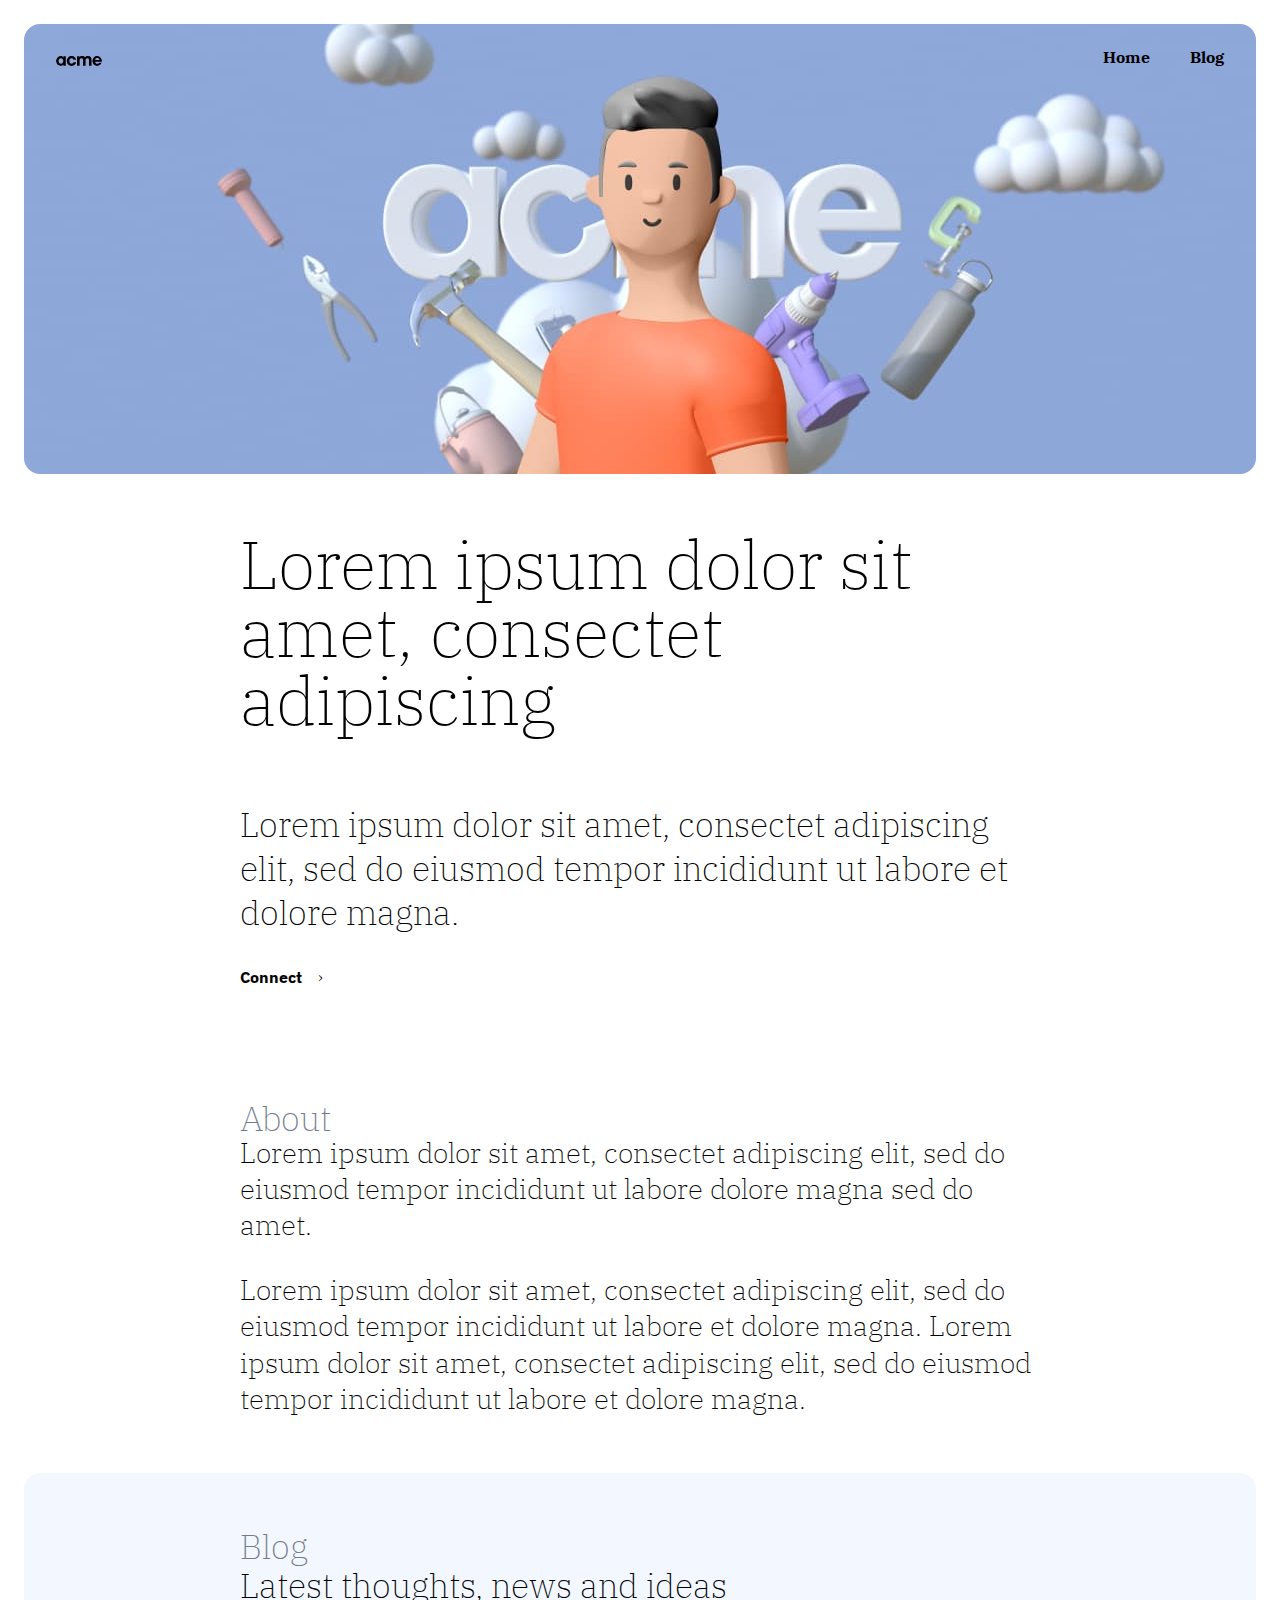
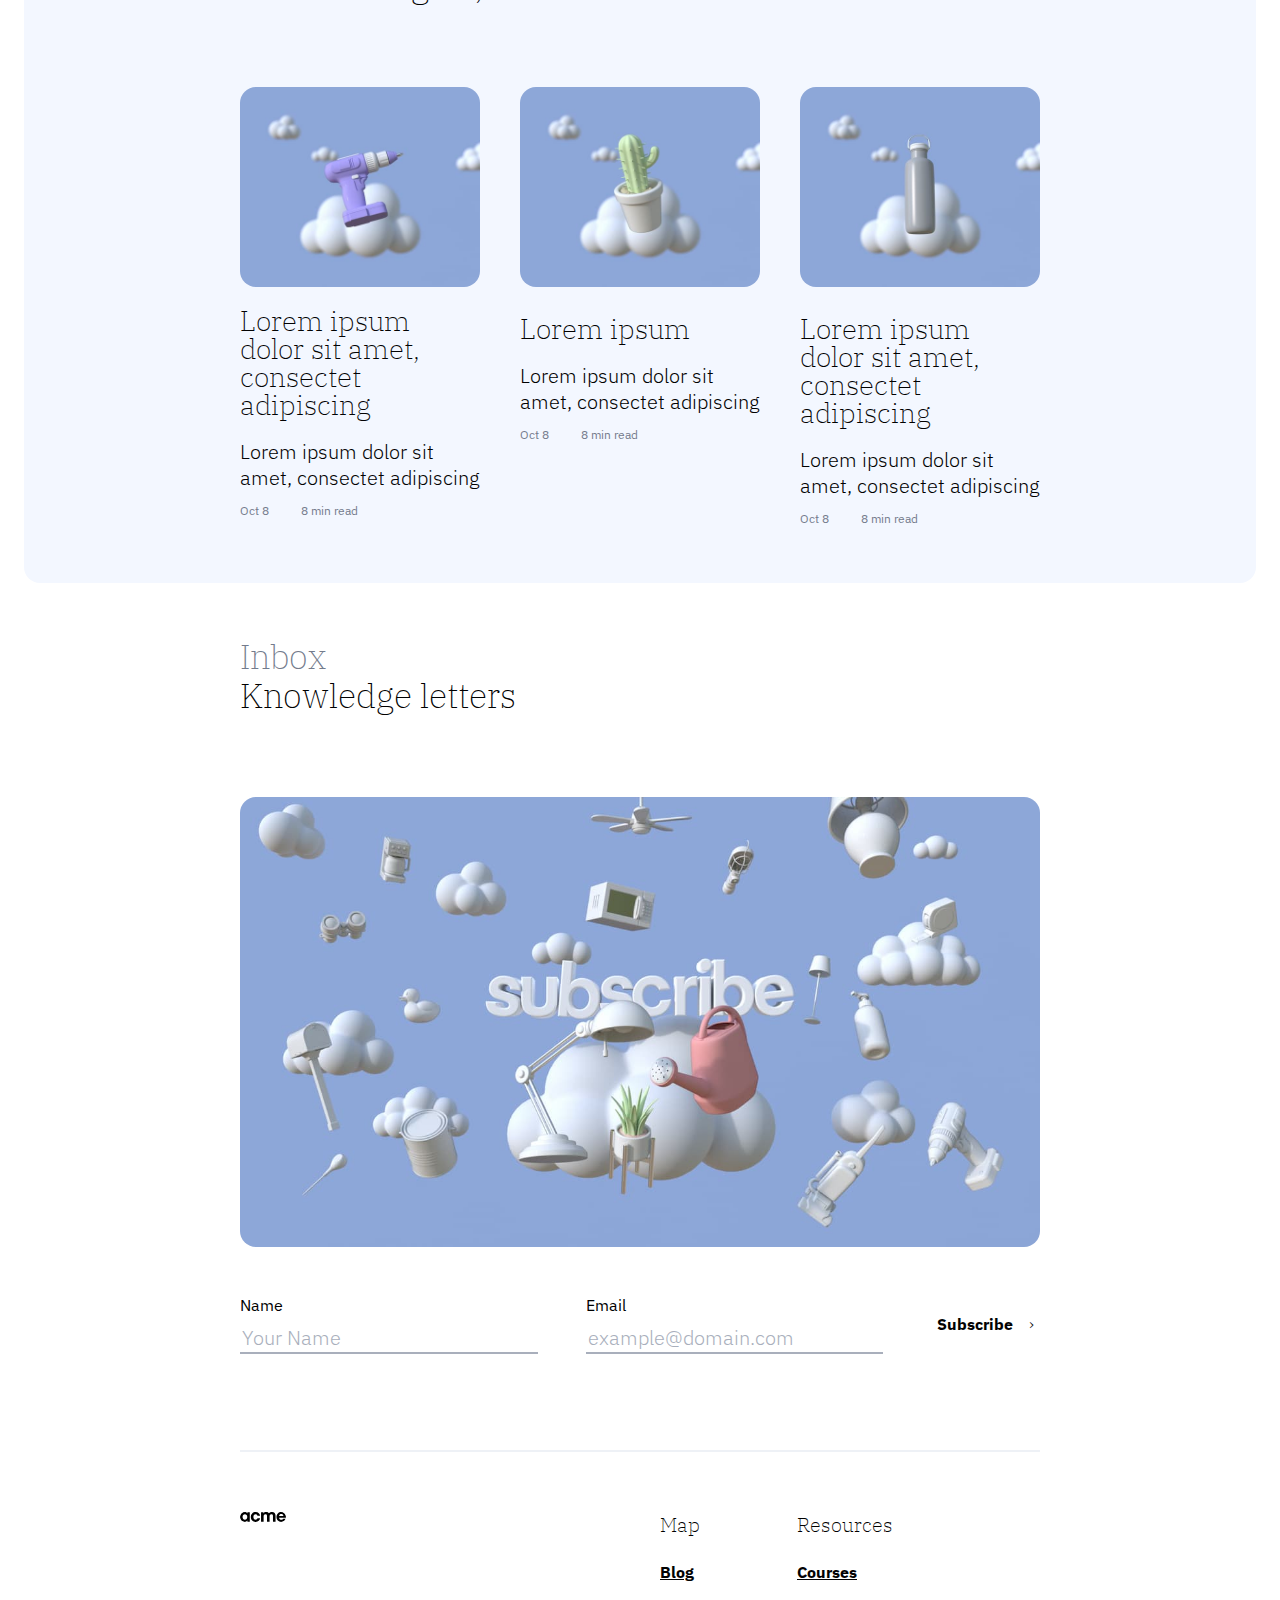
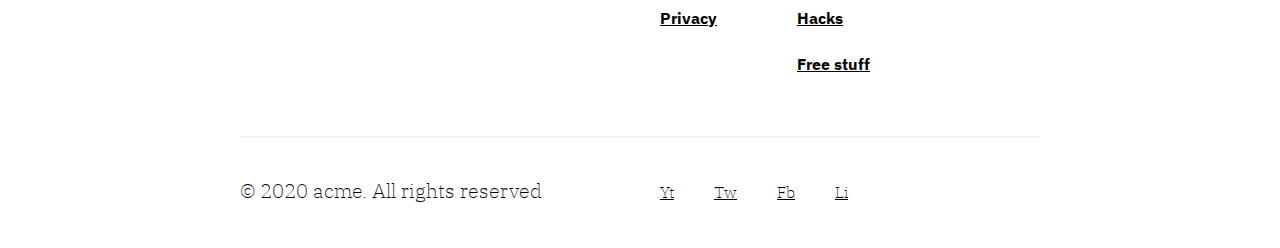
<file: index.html>
<!DOCTYPE html>
<html lang="en">

<head>
  <meta charset="UTF-8">
  <meta name="viewport" content="width=device-width, initial-scale=1.0">
  <title>acme website co.</title>
  <link
    href="https://fonts.googleapis.com/css2?family=IBM+Plex+Sans:wght@300;400;600&family=IBM+Plex+Serif:wght@200&display=swap"
    rel="stylesheet">
  <link rel="stylesheet" href="style.css">
</head>

<body class="page-home">
  <header class="primary-header">
    <div class="primary-header__inner">
      <a href="index.html" aria-label="acme home page"><img src="img/logo.svg" alt="" class="logo"></a>
      <nav class="primary-nav">
        <ul class="primary-nav__list">
          <li><a href="index.html">Home</a></li>
          <li><a href="blog.html">Blog</a></li>
        </ul>
      </nav>
    </div>
  </header>

  <section class="intro text-serif">
    <div class="container flow-content">
      <h1 class="page-title">Lorem ipsum dolor sit amet, consectet adipiscing</h1>
      <p class="page-intro">Lorem ipsum dolor sit amet, consectet adipiscing elit, sed do eiusmod tempor
        incididunt ut
        labore et dolore magna.</p>
      <a href="#" class="btn">Connect</a>
    </div>
  </section>

  <section class="about text-500 text-serif">
    <div class="container">
      <header>
        <h2 class="section-title">About</h2>
      </header>
      <div class="flow-content">
        <p>Lorem ipsum dolor sit amet, consectet adipiscing elit, sed do eiusmod tempor incididunt ut labore dolore
          magna
          sed do amet.</p>
        <p>Lorem ipsum dolor sit amet, consectet adipiscing elit, sed do eiusmod tempor incididunt ut labore et dolore
          magna. Lorem ipsum dolor sit amet, consectet adipiscing elit, sed do eiusmod tempor incididunt ut labore et
          dolore magna.</p>
      </div>

    </div>
  </section>

  <section class="recent-articles bg-primary-300">
    <div class="container">
      <header>
        <h2 class="section-title">Blog</h2>
        <p class="section-subtitle">Latest thoughts, news and ideas</p>
      </header>

      <div class="split xl-space">

        <article class="article-preview flow-content">
          <img src="img/blog-1.jpg" alt="electric drill">
          <a href="article.html" class="flow-content">
            <h3>Lorem ipsum dolor sit amet, consectet adipiscing</h3>
            <p>Lorem ipsum dolor sit amet, consectet adipiscing</p>
          </a>
          <div class="info">
            <time datetime="2020-10-08">Oct 8</time>  
            <p>8 min read</p>
          </div>  
        </article> 
        <article class="article-preview flow-content">
          <img src="img/blog-2.jpg" alt="cactus">
          <h3>Lorem ipsum </h3>
          <p>Lorem ipsum dolor sit amet, consectet adipiscing</p>
          <div class="info">
            <time datetime="2020-10-08">Oct 8</time>
            <p>8 min read</p>
          </div>
        </article>
        <article class="article-preview flow-content">
          <img src="img/blog-3.jpg" alt="insulated water bottle">
          <h3>Lorem ipsum dolor sit amet, consectet adipiscing</h3>
          <p>Lorem ipsum dolor sit amet, consectet adipiscing</p>
          <div class="info">
            <time datetime="2020-10-08">Oct 8</time>
            <p>8 min read</p>
          </div>
        </article>


      </div>
    </div>
  </section>

  <section class="call-to-action">
    <div class="container">
      <header>
        <h2 class="section-title">Inbox</h2>
        <p class="section-subtitle">Knowledge letters</p>
      </header>
      <img class="xl-space" src="img/newsletter.jpg" alt="floating items">

      <form action="" method="post" class="newsletter">
        <div>
          <label for="name">Name</label>
          <input placeholder="Your Name" type="text" id="name" name="name">
        </div>
        <div>
          <label for="email">Email</label>
          <input placeholder="example@domain.com" type="email" name="email" id="email">
        </div>
        <button class="btn" type="submit">Subscribe</button>
      </form>
    </div>
  </section>

  <footer class="primary-footer">
    <div class="container">
      <div class="primary-footer__inner split">
        <a href="index.html" aria-label="acme home page"><img src="img/logo.svg" alt="" class="logo"></a>

        <div class="footer-nav">
          <dl class="flow-content">
            <dt class="text-serif">Map</dt>
            <dd><a href="#">Blog</a></dd>
            <dd><a href="#">Privacy</a></dd>
          </dl>

          <dl class="flow-content">
            <dt class="text-serif">Resources</dt>
            <dd><a href="#">Courses</a></dd>
            <dd><a href="#">Hacks</a></dd>
            <dd><a href="#">Free stuff</a></dd>
          </dl>
        </div>
      </div>
      <div class="split text-serif">
        <p class="copywrite">© 2020 acme. All rights reserved </p>
        <ul class="footer-social">
          <li><a href="#">Yt</a></li>
          <li><a href="#">Tw</a></li>
          <li><a href="#">Fb</a></li>
          <li><a href="#">Li</a></li>
        </ul>
      </div>
    </div>
  </footer>
</body>

</html>
</file>
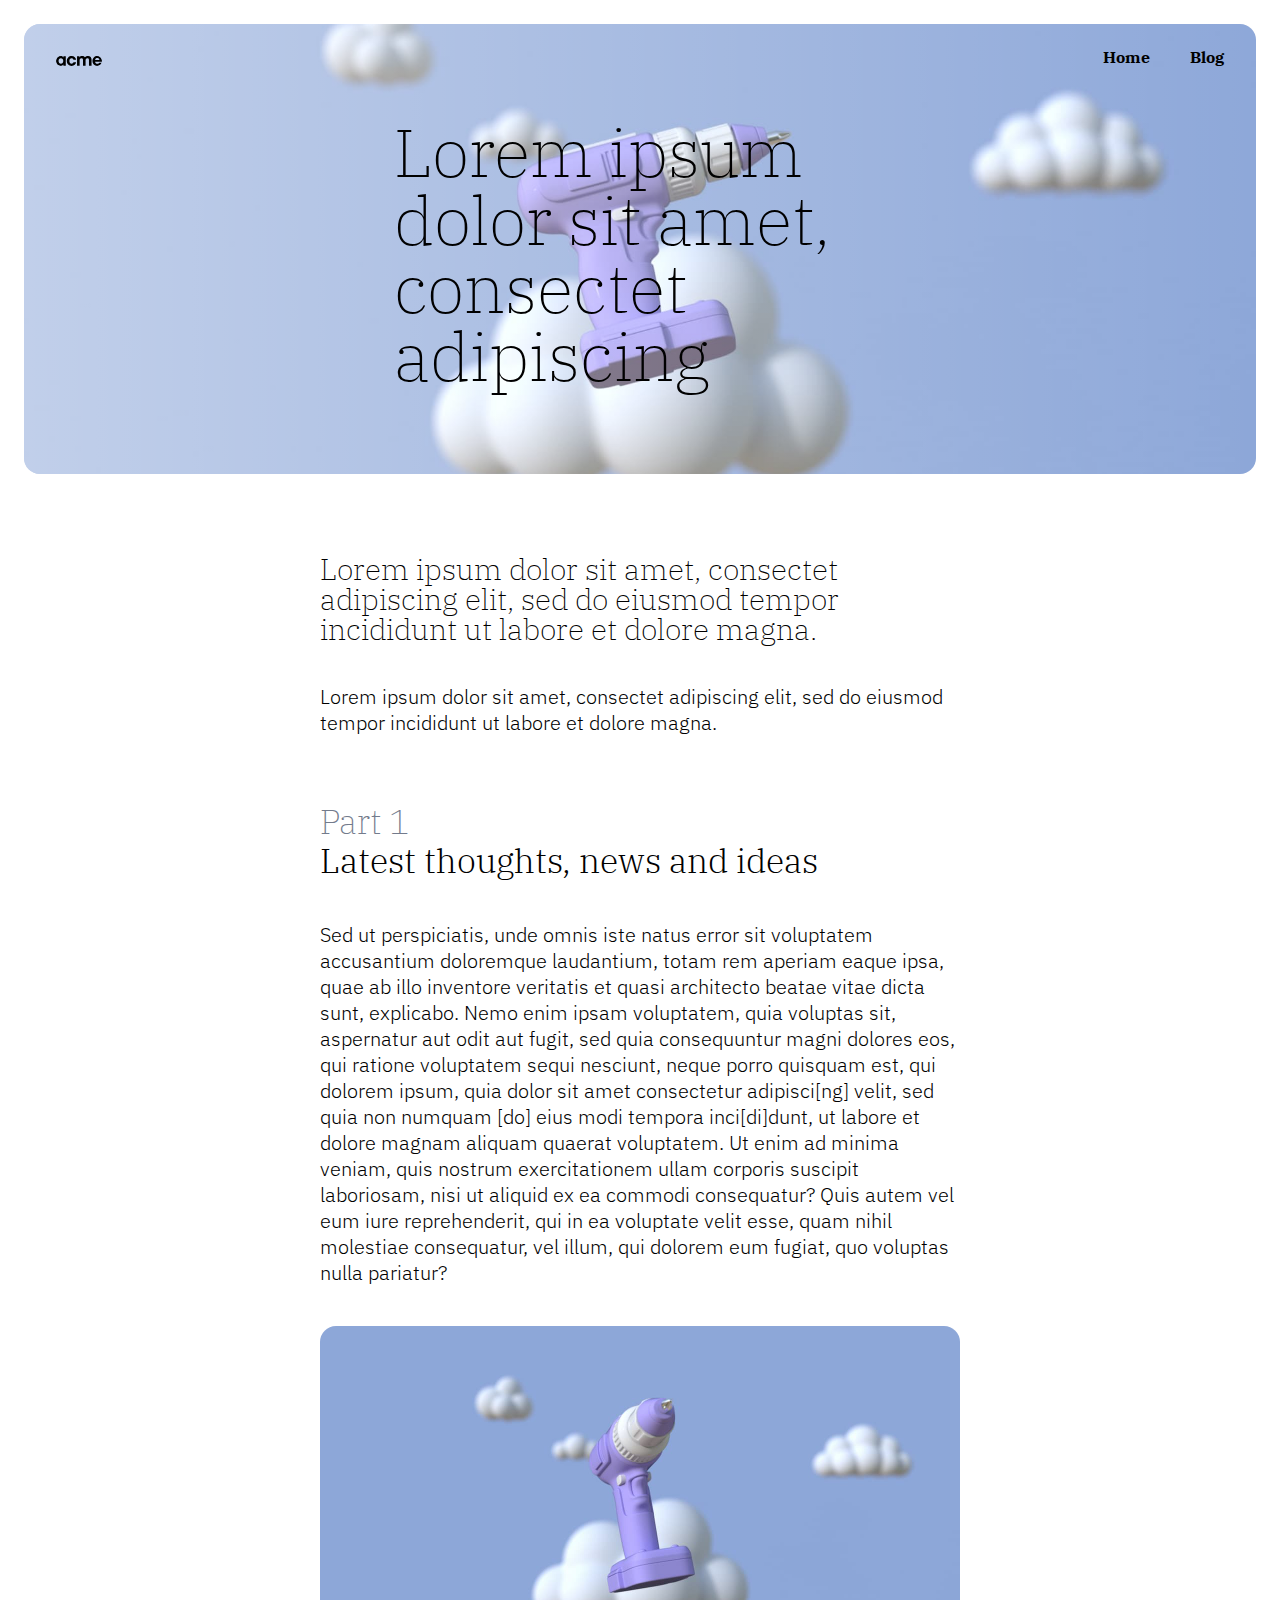
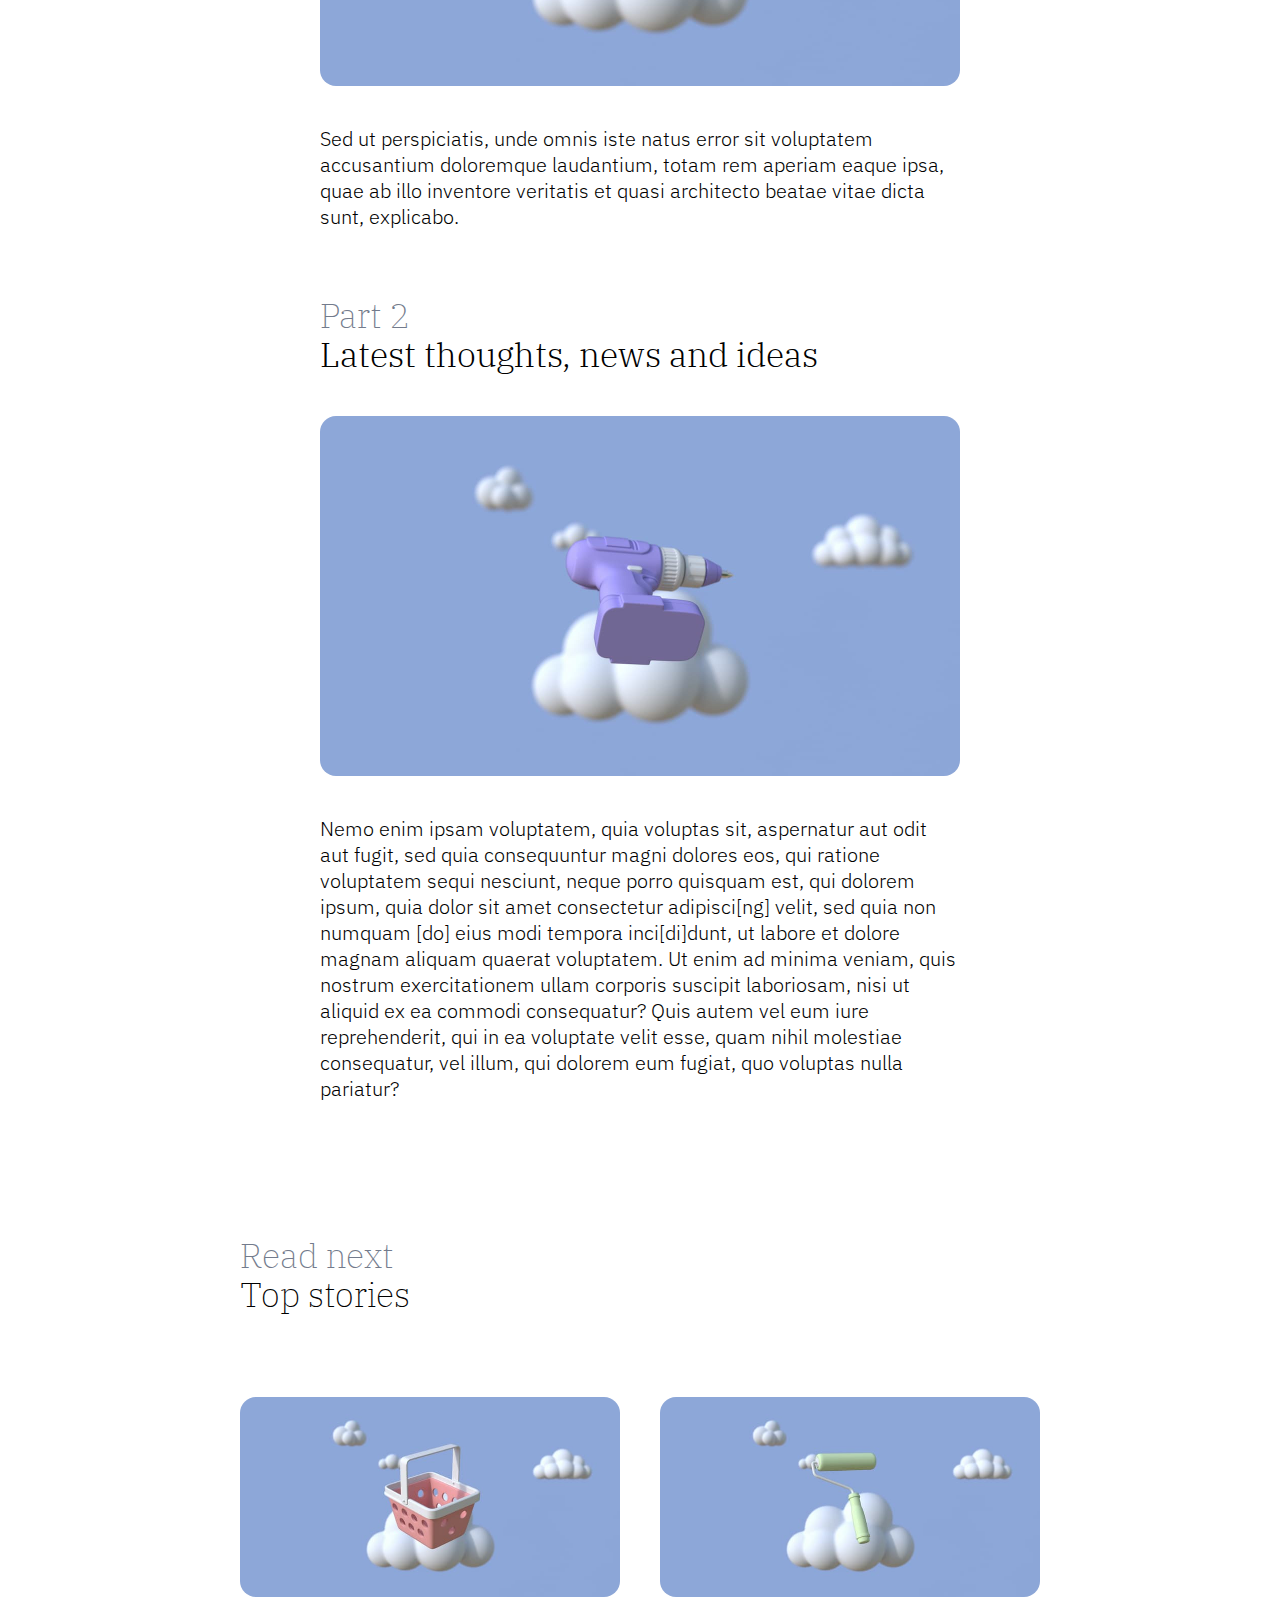
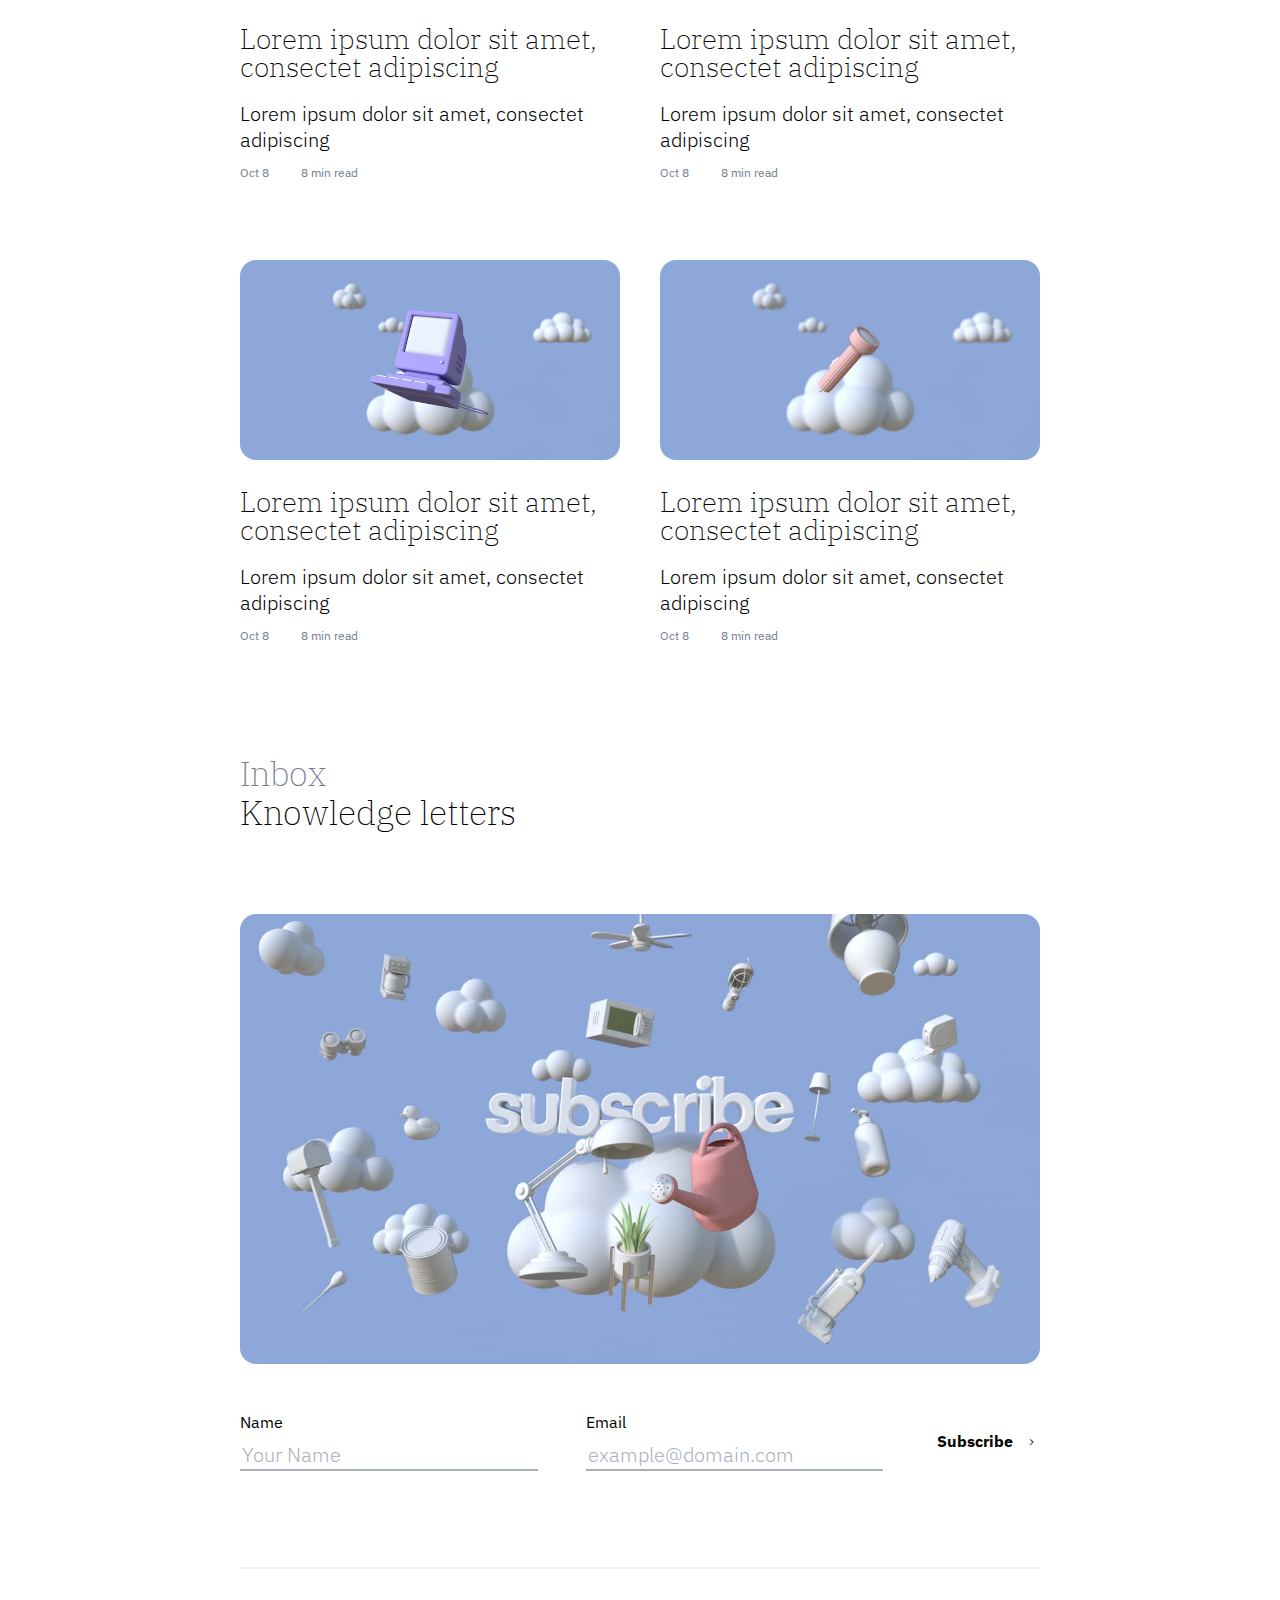
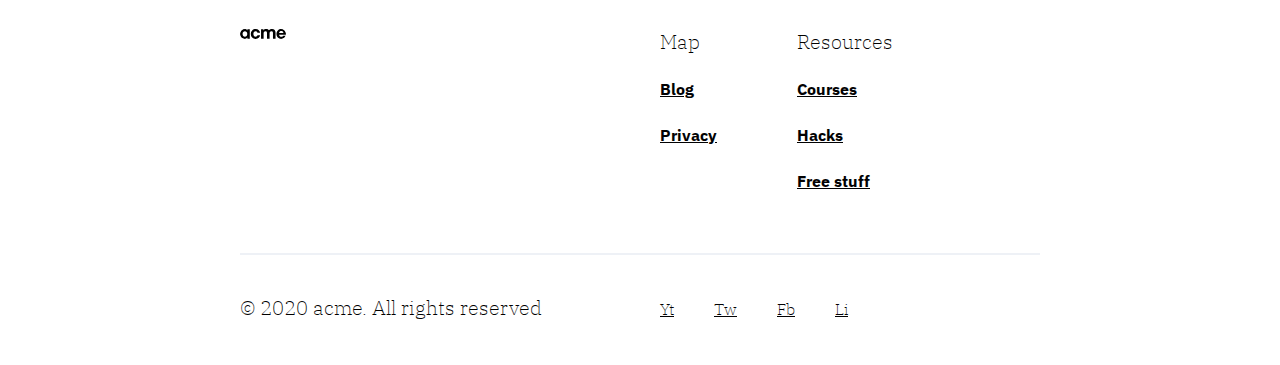
<file: article.html>
<!DOCTYPE html>
<html lang="en">

<head>
  <meta charset="UTF-8">
  <meta name="viewport" content="width=device-width, initial-scale=1.0">
  <title>acme website co.</title>
  <link
    href="https://fonts.googleapis.com/css2?family=IBM+Plex+Sans:wght@300;400;600&family=IBM+Plex+Serif:wght@200&display=swap"
    rel="stylesheet">
  <link rel="stylesheet" href="style.css">
</head>

<body class="page-article">
  <header class="primary-header">
    <div class="primary-header__inner">
      <a href="index.html" aria-label="acme home page"><img src="img/logo.svg" alt="" class="logo"></a>
      <nav class="primary-nav">
        <ul class="primary-nav__list"> 
          <li><a href="index.html">Home</a></li> 
          <li><a href="blog.html">Blog</a></li>  
        </ul>    
      </nav>   
    </div>      
    <div class="container">  
      <h1 class="page-title">Lorem ipsum dolor sit amet, consectet adipiscing</h1>
    </div>   
  </header>    
 
  <article class="xl-space article-full flow-content"> 
    <h2>Lorem ipsum dolor sit amet, consectet adipiscing elit, sed do eiusmod tempor
      incididunt
      ut labore et dolore
      magna.</h2>
    <p>Lorem ipsum dolor sit amet, consectet adipiscing elit, sed do eiusmod tempor incididunt ut labore et dolore
        magna.</p>
    <h3>Part 1</h3>
    <p>Latest thoughts, news and ideas</p>

    <p>Sed ut perspiciatis, unde omnis iste natus error sit voluptatem accusantium doloremque laudantium, totam rem
      aperiam eaque ipsa, quae ab illo inventore veritatis et quasi architecto beatae vitae dicta sunt, explicabo.
      Nemo enim ipsam voluptatem, quia voluptas sit, aspernatur aut odit aut fugit, sed quia consequuntur magni
      dolores eos, qui ratione voluptatem sequi nesciunt, neque porro quisquam est, qui dolorem ipsum, quia dolor sit
      amet consectetur adipisci[ng] velit, sed quia non numquam [do] eius modi tempora inci[di]dunt, ut labore et
      dolore magnam aliquam quaerat voluptatem. Ut enim ad minima veniam, quis nostrum exercitationem ullam corporis
      suscipit laboriosam, nisi ut aliquid ex ea commodi consequatur? Quis autem vel eum iure reprehenderit, qui in ea
      voluptate velit esse, quam nihil molestiae consequatur, vel illum, qui dolorem eum fugiat, quo voluptas nulla
      pariatur?</p>
    <img src="img/article-1.jpg" alt="">
    <p>Sed ut perspiciatis, unde omnis iste natus error sit voluptatem accusantium doloremque laudantium, totam rem
      aperiam eaque ipsa, quae ab illo inventore veritatis et quasi architecto beatae vitae dicta sunt, explicabo.</p>


      <h3>Part 2</h3>
      <p>Latest thoughts, news and ideas</p>

    <img src="img/article-2.jpg" alt="">
    <p>Nemo enim ipsam voluptatem, quia voluptas sit, aspernatur aut odit aut fugit, sed quia consequuntur magni
      dolores eos, qui ratione voluptatem sequi nesciunt, neque porro quisquam est, qui dolorem ipsum, quia dolor sit
      amet consectetur adipisci[ng] velit, sed quia non numquam [do] eius modi tempora inci[di]dunt, ut labore et
      dolore magnam aliquam quaerat voluptatem. Ut enim ad minima veniam, quis nostrum exercitationem ullam corporis
      suscipit laboriosam, nisi ut aliquid ex ea commodi consequatur? Quis autem vel eum iure reprehenderit, qui in ea
      voluptate velit esse, quam nihil molestiae consequatur, vel illum, qui dolorem eum fugiat, quo voluptas nulla
      pariatur?</p>
  </article>
  <section class="container xl-space">
    <header>
      <h2 class="section-title">Read next</h2>
      <p class="section-subtitle">Top stories</p>
    </header>
    <div class="split xl-space">
      <article class="article-preview flow-content">
        <img src="img/blog-7.jpg" alt="electric drill">
        <h3>Lorem ipsum dolor sit amet, consectet adipiscing</h3>
        <p>Lorem ipsum dolor sit amet, consectet adipiscing</p>
        <div class="info">
          <time datetime="2020-10-08">Oct 8</time>
          <p>8 min read</p>
        </div>
      </article>
      <article class="article-preview flow-content"> 
        <img src="img/blog-8.jpg" alt="electric drill">
        <h3>Lorem ipsum dolor sit amet, consectet adipiscing</h3>
        <p>Lorem ipsum dolor sit amet, consectet adipiscing</p>
        <div class="info"> 
          <time datetime="2020-10-08">Oct 8</time> 
          <p>8 min read</p> 
        </div>
      </article>
    </div>   
    <div class="split xl-space">
      <article class="article-preview flow-content">
        <img src="img/blog-6.jpg" alt="electric drill"> 
        <h3>Lorem ipsum dolor sit amet, consectet adipiscing</h3>
        <p>Lorem ipsum dolor sit amet, consectet adipiscing</p>
        <div class="info">
          <time datetime="2020-10-08">Oct 8</time>
          <p>8 min read</p>
        </div>
      </article> 
      <article class="article-preview flow-content">
        <img src="img/blog-5.jpg" alt="electric drill">
        <h3>Lorem ipsum dolor sit amet, consectet adipiscing</h3> 
        <p>Lorem ipsum dolor sit amet, consectet adipiscing</p>
        <div class="info">
          <time datetime="2020-10-08">Oct 8</time> 
          <p>8 min read</p>
        </div> 
      </article>
    </div>
  </section>

  <section class="call-to-action">
    <div class="container">
      <header>
        <h2 class="section-title">Inbox</h2>
        <p class="section-subtitle">Knowledge letters</p>
      </header>
      <img class="xl-space" src="img/newsletter.jpg" alt="floating items">

      <form action="" method="post" class="newsletter">
        <div>
          <label for="name">Name</label>
          <input placeholder="Your Name" type="text" id="name" name="name">
        </div>
        <div>
          <label for="email">Email</label>
          <input placeholder="example@domain.com" type="email" name="email" id="email">
        </div>
        <button class="btn" type="submit">Subscribe</button>
      </form>
    </div>
  </section>

  <footer class="primary-footer">
    <div class="container">
      <div class="primary-footer__inner split">
        <a href="index.html" aria-label="acme home page"><img src="img/logo.svg" alt="" class="logo"></a>

        <div class="footer-nav">
          <dl class="flow-content">
            <dt class="text-serif">Map</dt>
            <dd><a href="#">Blog</a></dd>
            <dd><a href="#">Privacy</a></dd>
          </dl>

          <dl class="flow-content">
            <dt class="text-serif">Resources</dt>
            <dd><a href="#">Courses</a></dd>
            <dd><a href="#">Hacks</a></dd>
            <dd><a href="#">Free stuff</a></dd>
          </dl>
        </div>
      </div>
      <div class="split text-serif">
        <p class="copywrite">© 2020 acme. All rights reserved </p>
        <ul class="footer-social">
          <li><a href="#">Yt</a></li>
          <li><a href="#">Tw</a></li>
          <li><a href="#">Fb</a></li>
          <li><a href="#">Li</a></li>
        </ul>
      </div>
    </div>
  </footer>
</body>

</html>
</file>
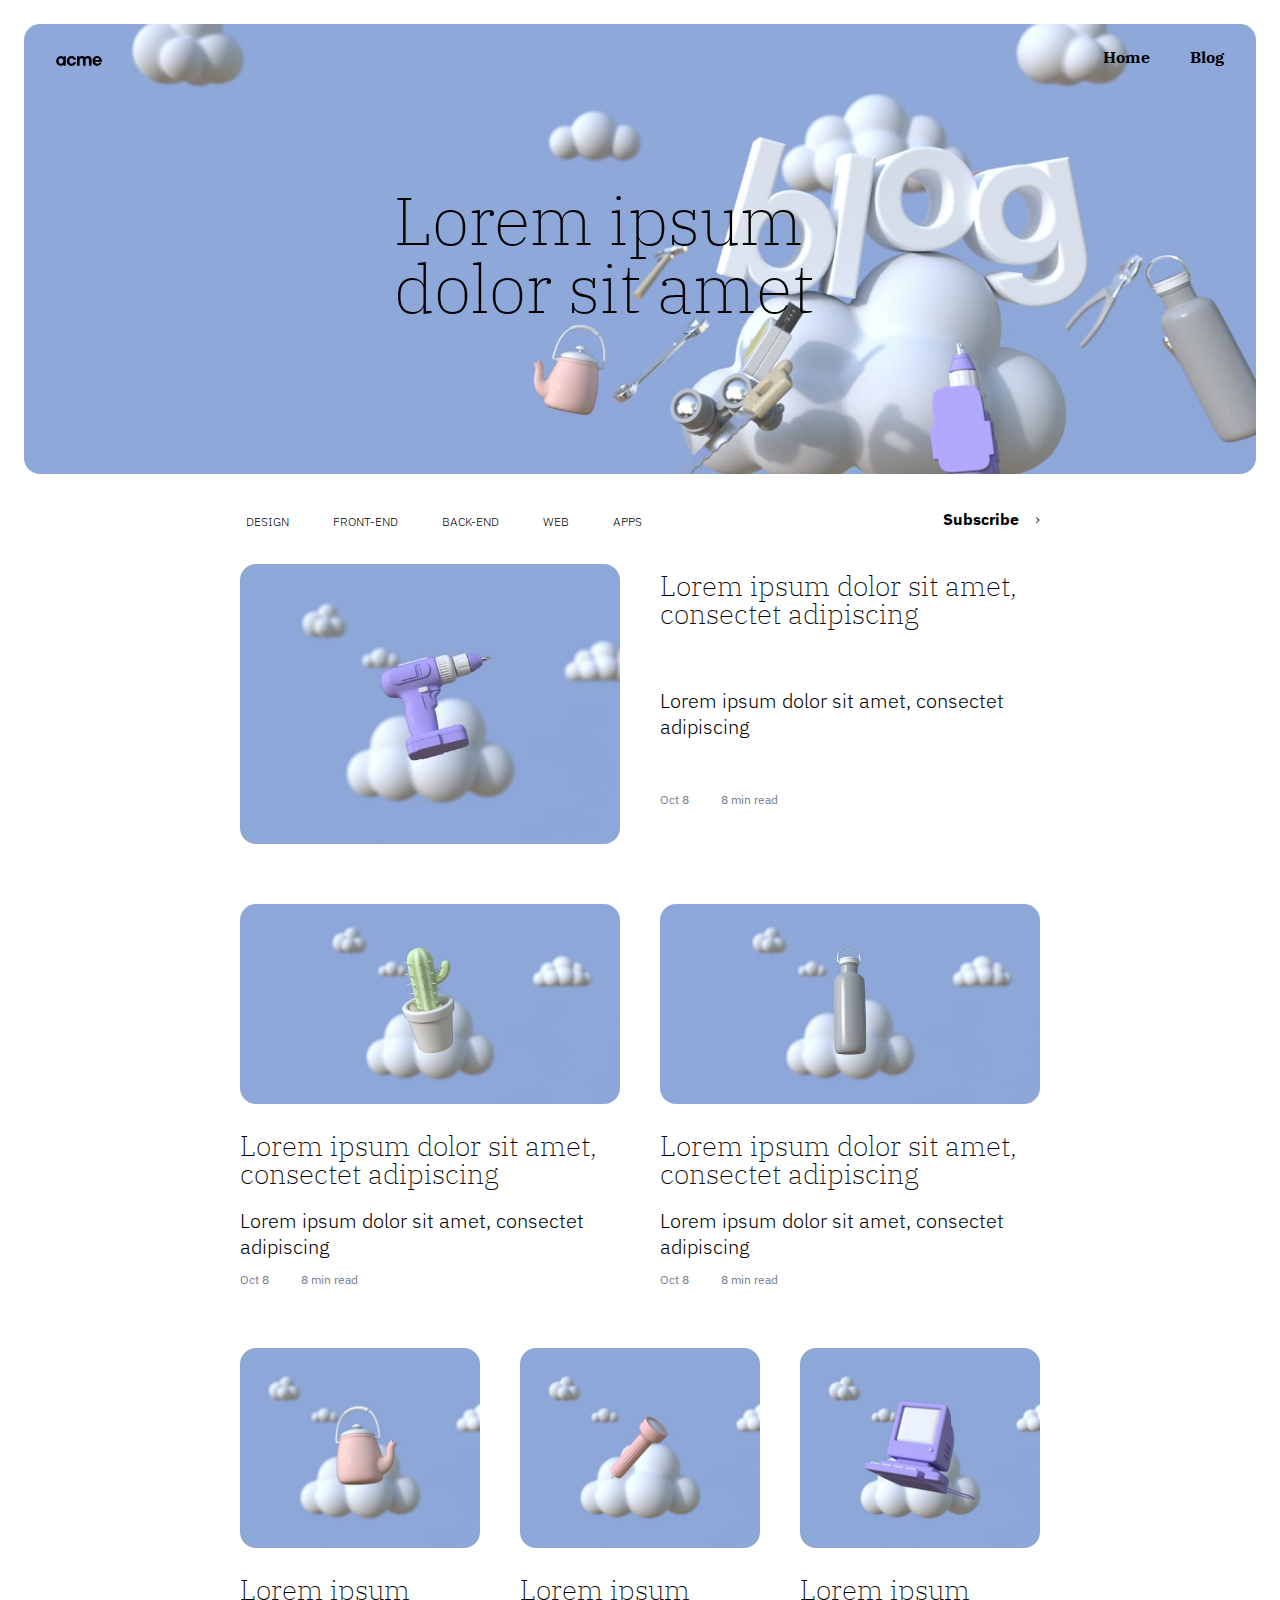
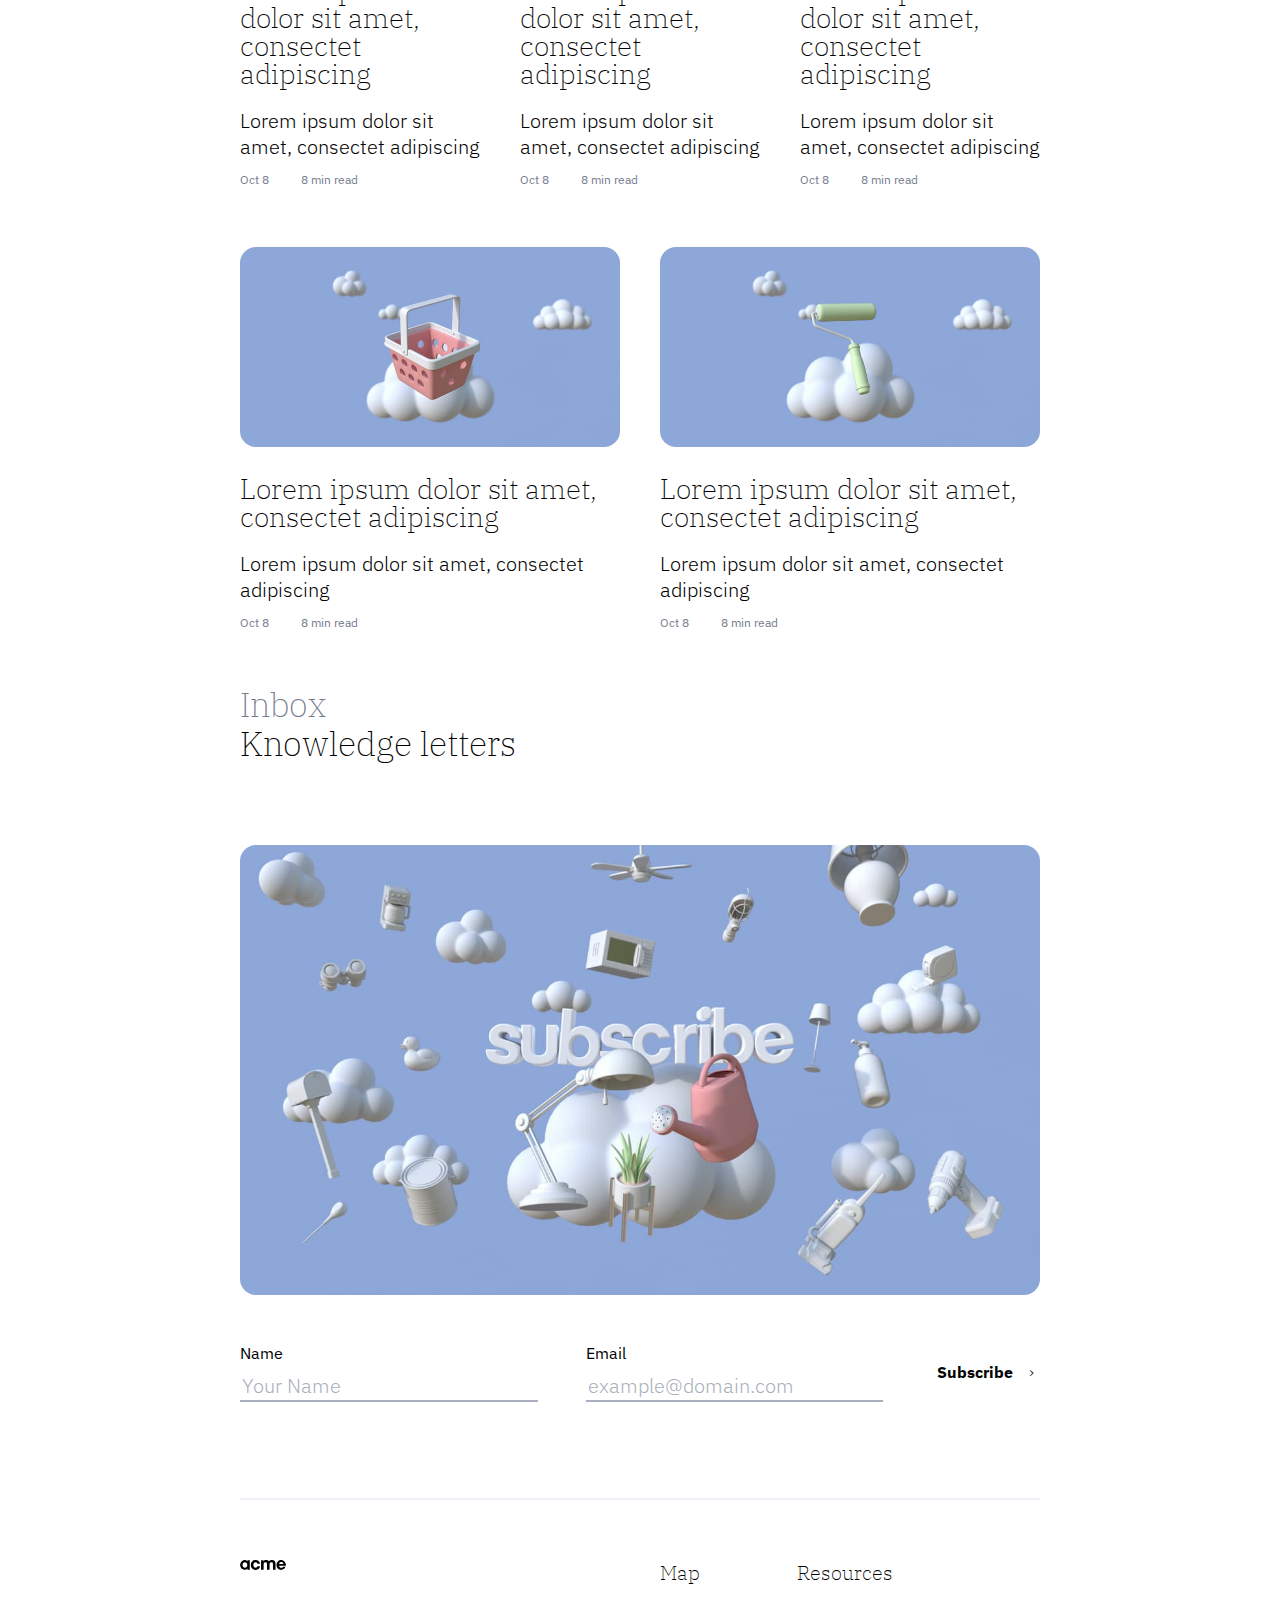
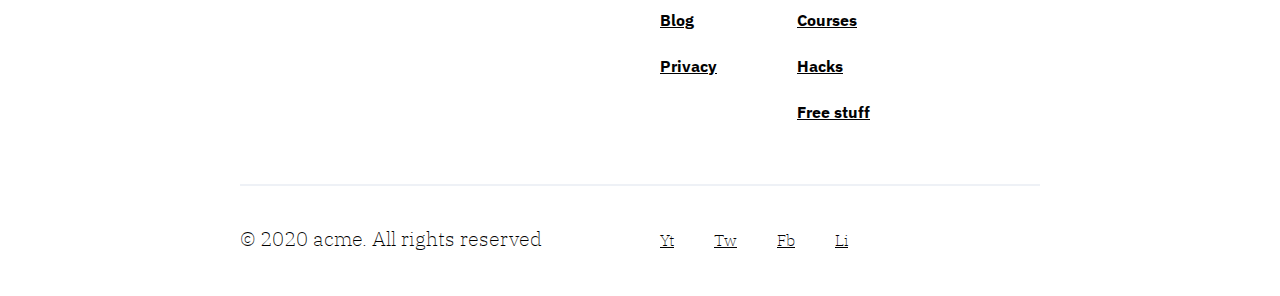
<file: blog.html>
<!DOCTYPE html>
<html lang="en">

<head>
  <meta charset="UTF-8">
  <meta name="viewport" content="width=device-width, initial-scale=1.0">
  <title>acme website co.</title>
  <link 
    href="https://fonts.googleapis.com/css2?family=IBM+Plex+Sans:wght@300;400;600&family=IBM+Plex+Serif:wght@200&display=swap"
    rel="stylesheet">
  <link rel="stylesheet" href="style.css">
</head>
 
<body class="page-blog">
  <header class="primary-header">
    <div class="primary-header__inner">
      <a href="index.html" aria-label="acme home page"><img src="img/logo.svg" alt="" class="logo"></a>
      <nav class="primary-nav">
        <ul class="primary-nav__list">
          <li><a href="index.html">Home</a></li>
          <li><a href="blog.html">Blog</a></li> 
        </ul>
      </nav>
    </div>
    <div class="container">
      <h1 class="page-title">Lorem ipsum dolor sit amet</h1>
    </div>
  </header>

  <div class="container">
    <div class="secondary-navigation">
      <ul class="categories">
        <li><button href="#">Design</button></li>
        <li><button href="#">Front-End</button></li>
        <li><button href="#">Back-end</button></li>
        <li><button href="#">Web</button></li>
        <li><button href="#">Apps</button></li>
      </ul>
      <a href="#newsletter" class="btn">Subscribe</a>
    </div>
  
    <div class="article-grid"> 
      <article class="article-preview flow-content">
        <img src="img/blog-1.jpg" alt="electric drill">
        <h3>Lorem ipsum dolor sit amet, consectet adipiscing</h3>
        <p>Lorem ipsum dolor sit amet, consectet adipiscing</p>
        <div class="info">
          <time datetime="2020-10-08">Oct 8</time>
          <p>8 min read</p>
        </div>
      </article>
      <article class="article-preview flow-content">
        <img src="img/blog-2.jpg" alt="electric drill">
        <h3>Lorem ipsum dolor sit amet, consectet adipiscing</h3>
        <p>Lorem ipsum dolor sit amet, consectet adipiscing</p>
        <div class="info">
          <time datetime="2020-10-08">Oct 8</time>
          <p>8 min read</p>
        </div>
      </article>
      <article class="article-preview flow-content">
        <img src="img/blog-3.jpg" alt="electric drill">
        <h3>Lorem ipsum dolor sit amet, consectet adipiscing</h3>
        <p>Lorem ipsum dolor sit amet, consectet adipiscing</p>
        <div class="info">
          <time datetime="2020-10-08">Oct 8</time>
          <p>8 min read</p>
        </div>
      </article>
      <article class="article-preview flow-content">
        <img src="img/blog-4.jpg" alt="electric drill">
        <h3>Lorem ipsum dolor sit amet, consectet adipiscing</h3>
        <p>Lorem ipsum dolor sit amet, consectet adipiscing</p>
        <div class="info">
          <time datetime="2020-10-08">Oct 8</time>
          <p>8 min read</p>
        </div>
      </article>
      <article class="article-preview flow-content">
        <img src="img/blog-5.jpg" alt="electric drill">
        <h3>Lorem ipsum dolor sit amet, consectet adipiscing</h3>
        <p>Lorem ipsum dolor sit amet, consectet adipiscing</p>
        <div class="info">
          <time datetime="2020-10-08">Oct 8</time>
          <p>8 min read</p>
        </div>
      </article>
      <article class="article-preview flow-content">
        <img src="img/blog-6.jpg" alt="electric drill">
        <h3>Lorem ipsum dolor sit amet, consectet adipiscing</h3>
        <p>Lorem ipsum dolor sit amet, consectet adipiscing</p>
        <div class="info">
          <time datetime="2020-10-08">Oct 8</time>
          <p>8 min read</p>
        </div>
      </article>
      <article class="article-preview flow-content">
        <img src="img/blog-7.jpg" alt="electric drill">
        <h3>Lorem ipsum dolor sit amet, consectet adipiscing</h3>
        <p>Lorem ipsum dolor sit amet, consectet adipiscing</p>
        <div class="info">
          <time datetime="2020-10-08">Oct 8</time>
          <p>8 min read</p>
        </div>
      </article>
      <article class="article-preview flow-content">
        <img src="img/blog-8.jpg" alt="electric drill">
        <h3>Lorem ipsum dolor sit amet, consectet adipiscing</h3>
        <p>Lorem ipsum dolor sit amet, consectet adipiscing</p>
        <div class="info">
          <time datetime="2020-10-08">Oct 8</time>
          <p>8 min read</p>
        </div>
      </article>
    </div>
  </div>

  <section class="call-to-action">
    <div class="container">
      <header>
        <h2 class="section-title">Inbox</h2>
        <p class="section-subtitle">Knowledge letters</p>
      </header>
      <img class="xl-space" src="img/newsletter.jpg" alt="floating items">

      <form action="" method="post" class="newsletter">
        <div>
          <label for="name">Name</label>
          <input placeholder="Your Name" type="text" id="name" name="name">
        </div>
        <div>
          <label for="email">Email</label>
          <input placeholder="example@domain.com" type="email" name="email" id="email">
        </div>
        <button class="btn" type="submit">Subscribe</button>
      </form>
    </div>
  </section>

  <footer class="primary-footer">
    <div class="container">
      <div class="primary-footer__inner split">
        <a href="index.html" aria-label="acme home page"><img src="img/logo.svg" alt="" class="logo"></a>

        <div class="footer-nav">
          <dl class="flow-content">
            <dt class="text-serif">Map</dt>
            <dd><a href="#">Blog</a></dd>
            <dd><a href="#">Privacy</a></dd>
          </dl>

          <dl class="flow-content">
            <dt class="text-serif">Resources</dt>
            <dd><a href="#">Courses</a></dd>
            <dd><a href="#">Hacks</a></dd>
            <dd><a href="#">Free stuff</a></dd>
          </dl>
        </div>
      </div>
      <div class="split text-serif">
        <p class="copywrite">© 2020 acme. All rights reserved </p>
        <ul class="footer-social">
          <li><a href="#">Yt</a></li>
          <li><a href="#">Tw</a></li>
          <li><a href="#">Fb</a></li>
          <li><a href="#">Li</a></li>
        </ul>
      </div>
    </div>
  </footer>
</body>

</html>
</file>
<file: style.css>
:root {
    --ff-sans: "IBM Plex Sans", sans-serif;
    --ff-serif: "IBM Plex Serif", serif;
  
    /* small screen font-sizes */
    --fs-200: 0.75rem;
    --fs-300: 1rem;
    --fs-400: 1.25rem;
    --fs-500: 1.375rem;
    --fs-600: 1.75rem;
    --fs-900: 2.125rem;
  
    --fw-200: 200;
    --fw-300: 300;
    --fw-400: 400;
    --fw-700: 700;
  
    --clr-neutral-100: #fff;
    --clr-neutral-200: #eef1f6;
    --clr-neutral-300: #a9afbc;
    --clr-neutral-400: #737b8c;
    --clr-neutral-500: #434956;
    --clr-neutral-900: #020203;
  
    --clr-primary-300: #f3f7ff;
    --clr-primary-400: #8ea8da;
  
    --br: 1rem;
  }
  
  @media (min-width: 40em) {
    :root {
      --fs-500: 1.75rem;
      --fs-600: 2.125rem;
      --fs-900: 4.25rem;
    }
  }
  
  /* reset */
  
  *,
  *::before,
  *::after {
    box-sizing: border-box;
  }
  
  h1,
  .h1,
  h2,
  .h2,
  h3,
  .h3,
  h4,
  .h4 {
    line-height: 1;
  }
  
  body,
  h1,
  h2,
  h3,
  p,
  dl,
  dd,
  figure {
    margin: 0;
  }
  
  ul[class],
  ol[class] {
    list-style: none;
    padding: 0;
  }
  
  input,
  button,
  textarea,
  select {
    font: inherit;
  }
  
  img {
    max-width: 100%;
    height: auto;
    display: block;
    border-radius: var(--br);
  }
  
  body {
    line-height: 1.3;
    font-family: var(--ff-sans);
    font-size: var(--fs-400);
    font-weight: 300;
    padding: 1.5rem;
  }
  
  .bg-primary-300 {
    background-color: var(--clr-primary-300);
    border-radius: 1rem;
  }
  
  /* typography */
  
h1,
h2,
h3,
.section-subtitle,
.text-serif {
    font-family: var(--ff-serif);
    font-weight: var(--fw-200);
}
  
a {
    font-weight: var(--fw-700);
    font-size: var(--fs-300);
    color: var(--clr-neutral-900);
}
  
a:hover,
a:focus {
    color: var(--clr-primary-400);
}
  
.text-500 {
    font-size: var(--fs-500);
}
  
.page-title {
    font-size: var(--fs-900);
}
  
.page-intro {
    font-size: var(--fs-600);
}
  
.article-full h3,
.section-title {
    font-size: var(--fs-600);
    color: var(--clr-neutral-400);
}
  
.article-full h3 + p, 
.section-subtitle {
    font-size: var(--fs-600);
}

.article-full h3 + p {
  font-family: var(--ff-serif);
  margin-top: 0;
}
  
.btn {
    display: inline-block;
    cursor: pointer;
    border: 0;
    background: none;
    font-weight: var(--fw-700);
    font-size: var(--fs-300);
    font-family: var(--ff-sans);
    text-decoration: none;
    color: var(--clr-neutral-900);
}
  
.btn::after {
    content: "\203A";
    margin-left: 1em;
    font-weight: var(--fw-300);
}
  
.btn:hover,
.btn:focus {
    color: var(--clr-primary-400);
}
  
/* general layout */
  
section {
    padding: 2.5rem 0;
}
  
@media (min-width: 40em) {
    section {
      padding: 3.5rem 0;
    }
}
  
.container {
    max-width: 50rem;
    margin: 0 auto;
}
  
.flow-content > * + * {
    margin-top: var(--flow-spacer, 1em);
}
  
.split {
    display: flex;
    flex-direction: column;
}
  
.split > * + * {
    margin: 4rem 0 0 0;
}
  
.split > * {
    flex-basis: 100%;
}
  
@media (min-width: 40em) {
  .split {
      flex-direction: row;
  }
  
  .split > * + * {
      margin: 0 0 0 2.5rem;
  }
}
  
.xl-space {
    margin-top: 5rem;
}
  
/* components */
  
.primary-header {
    border-radius: var(--br);
    padding: 2rem;
    background-color: var(--clr-primary-400);
    background-size: cover;
    min-height: 50vh;
    display: flex;
    flex-direction: column;
}
  
.primary-header .container {
  margin-top: auto;
  margin-bottom: auto;
}

.primary-header .container > * {
  max-width: 12ch;
}

.page-home .primary-header {
    background-image: url(/img/hero.jpg);
    background-position: center center;
}

.page-blog .primary-header {
  background-image: url(/img/blog.jpg);
  background-position: left center;
}

.page-article .primary-header {
  background-image: url(/img/article.jpg);
  background-position: left center;
  position: relative;
  overflow: hidden;
  z-index: 0;
}

.page-article .primary-header::after {
  content: '';
  position: absolute;
  top: 0; 
  bottom: 0;
  left: 0;
  right: 0;
  background: linear-gradient(
    90deg,
    rgba(255, 255, 255, .45),
    rgba(255, 255, 255, 0)
  );
  z-index: -1;
}

.primary-nav {
    position: fixed;
    bottom: 0.5em;
    left: 0.5em;
    right: 0.5em;
    border-radius: var(--br);
    background: var(--clr-neutral-900);
    font-family: var(--ff-serif);
}
  
.primary-nav ul {
    display: flex;
    justify-content: space-around;
    margin: 0;
    padding: 0.8em 0;
}
  
.primary-nav li {
    line-height: 0;
}
  
.primary-nav a {
    color: var(--clr-neutral-200);
    text-decoration: none;
}
  
@media (min-width: 40em) {
  .primary-nav {
      position: static;
      background: transparent;
  }
  
  .primary-nav a {
      color: inherit;
      text-decoration: none;
  }
  
  .primary-header__inner {
      display: flex;
      justify-content: space-between;
    }
  
  .primary-nav ul {
      padding: 0;
  }
  
  .primary-nav li {
      margin-left: 2em;
  }
}
  

.secondary-navigation {
  display: flex;
  margin: 2rem 0;
  align-items: center;
}

.secondary-navigation > a:last-child {
  margin-left: auto;
}

.categories {
  margin: 0;
  display: flex;
  gap: 2rem; 
}

.categories button {
  cursor: pointer;
  font-size: var(--fs-200);
  text-transform: uppercase;
  background: transparent;
  border: 0;
}

.article-preview {
  position: relative;
  z-index: 0;
}

.article-preview a {
  display: block;
  text-decoration: none;
  font-size: var(--fs-400);
  font-weight: var(--fw-300);

}

.article-preview a:hover,
.article-preview a:focus {
  color: inherit;
}

.article-preview:hover a::before {
  --offset: -1em;
  content: "";
  position: absolute;
  top: var(--offset);
  bottom: var(--offset);
  left: var(--offset);
  right: var(--offset);
  z-index: 100;
  border-radius: var(--br);
  box-shadow:0 0.75rem 1.25rem rgba(0, 0, 0, .15);
  transition: opacity 350ms ease;
  opacity: 0;
}

.article-preview:hover a::before {
  opacity: 1;
}

.article-preview h3 {
    font-size: var(--fs-500);
}
  
.article-preview img {
    object-fit: cover;
    height: 12.5rem;
    width: 100%;
}
  
  .article-preview .info {
    display: flex;
    font-weight: var(--fw-400);
    font-size: var(--fs-200);
    color: var(--clr-neutral-400);
  }
  
  .article-preview .info > *:first-child {
    margin-right: 2rem;
  }
  
  .call-to-action form {
    margin-top: 3rem;
    display: flex;
    flex-direction: column;
    gap: 3rem;
  }
  
  .call-to-action form > div {
    flex-basis: 100%;
    flex-shrink: 1;
    flex-grow: 1;
  }
  
  .call-to-action input {
    width: 100%;
    border: 0;
    border-bottom: 2px solid var(--clr-neutral-300);
  }
  
  .call-to-action input:focus {
    border-color: var(--clr-primary-400);
    border-width: 4px;
  }
  
  .call-to-action input::placeholder {
    color: var(--clr-neutral-300);
    opacity: 1;
  }
  
  .call-to-action label {
    display: block;
    margin-bottom: 0.5em;
    font-size: var(--fs-300);
    font-weight: var(--fw-400);
  }
  
  .call-to-action button {
    align-self: flex-start;
  }
  
  @media (min-width: 40em) {
    .call-to-action form {
      flex-direction: row;
    }
  
    .call-to-action button {
      align-self: center;
    }
  }
  
  .primary-footer__inner {
    --border: 2px solid var(--clr-neutral-200);
    border-top: var(--border);
    border-bottom: var(--border);
    padding: 3em 0;
    margin: 2em 0;
  }
  
  footer {
    padding-bottom: 1em;
  }
  
  .footer-nav {
    display: flex;
  }
  
  .footer-nav > *:first-child {
    margin-right: 4em;
  }
  
  .footer-social {
    display: flex;
    gap: 2em;
  }
  
  .footer-social a {
    font-weight: var(--fw-200);
  }
  
  /* homepage styles */
  
  .intro {
    --flow-spacer: 2em;
  }
  

/* blog page styles */

.article-grid {
    display: grid;
    gap: 3em 2em;
    grid-template-columns: repeat(6, 1fr);
}


.article-grid > * {
  grid-column: 1 / -1;
}

@media (min-width: 30em) {
  .article-grid > *:not(:first-child) {
    grid-column: span 3;
  }
}

@media (min-width: 40em) {
  
  .article-grid > *:first-child {
    grid-column: 1 / -1; 
  }
   
  .article-grid .article-preview:first-child {
    display: grid;
    grid-template-columns: 1fr 1fr;
    grid-template-rows: 1fr min-content 1fr;
    gap: 2em;
  }

  .article-grid .article-preview:first-child img {
    grid-row: span 3;
    height: 17.5rem;
  }

  .article-grid .article-preview:first-child h3 {
    margin-top: auto;
  }

  .article-grid > *:nth-child(2), 
  .article-grid > *:nth-child(3) {
    grid-column: span 3; 
  }
  .article-grid > *:nth-child(4), 
  .article-grid > *:nth-child(5),
  .article-grid > *:nth-child(6) {
    grid-column: span 2;
  }
  
  .article-grid > *:nth-child(7),
  .article-grid > *:nth-child(8) {
    grid-column: span 3; 
  }   
}
   
 
/* individual article page */  

.article-full {
  --flow-spacer: 2em;
  max-width: 40rem; 
  margin-left:  auto;
  margin-right: auto;
}
</file>
